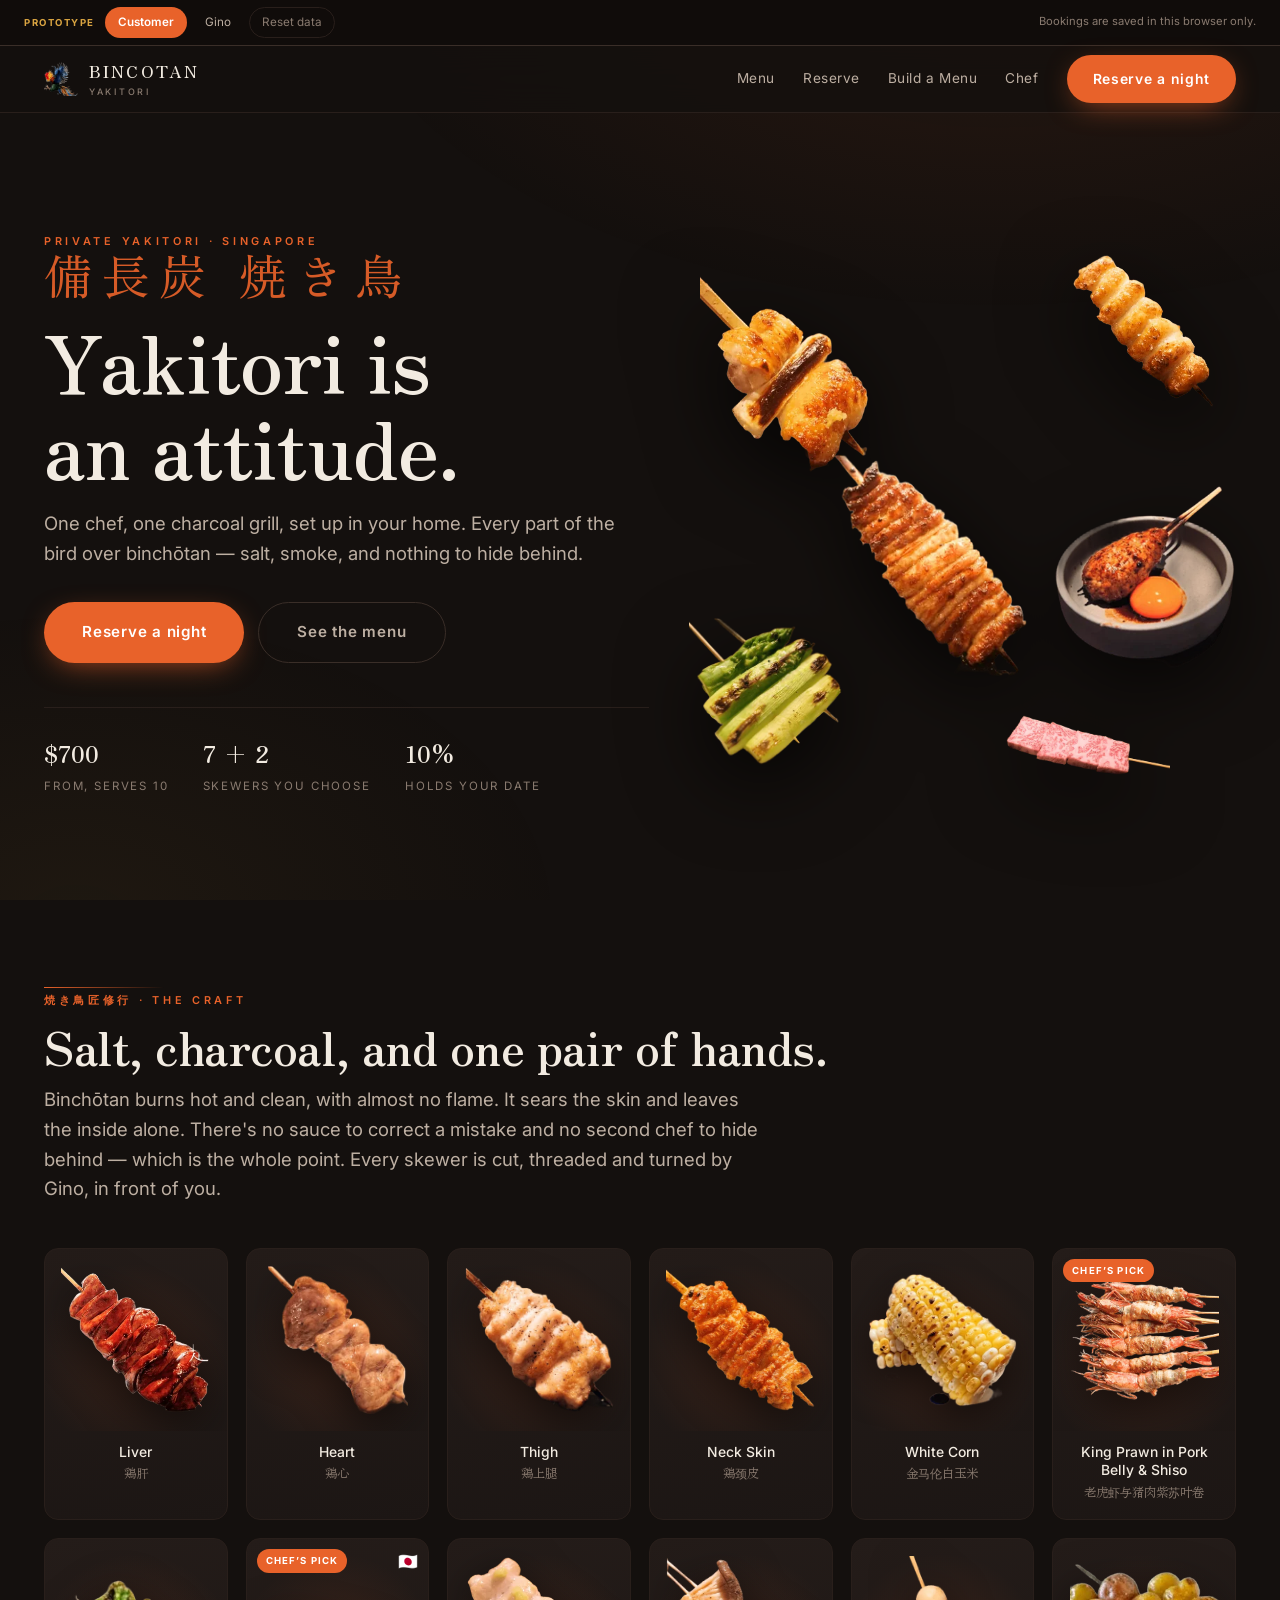
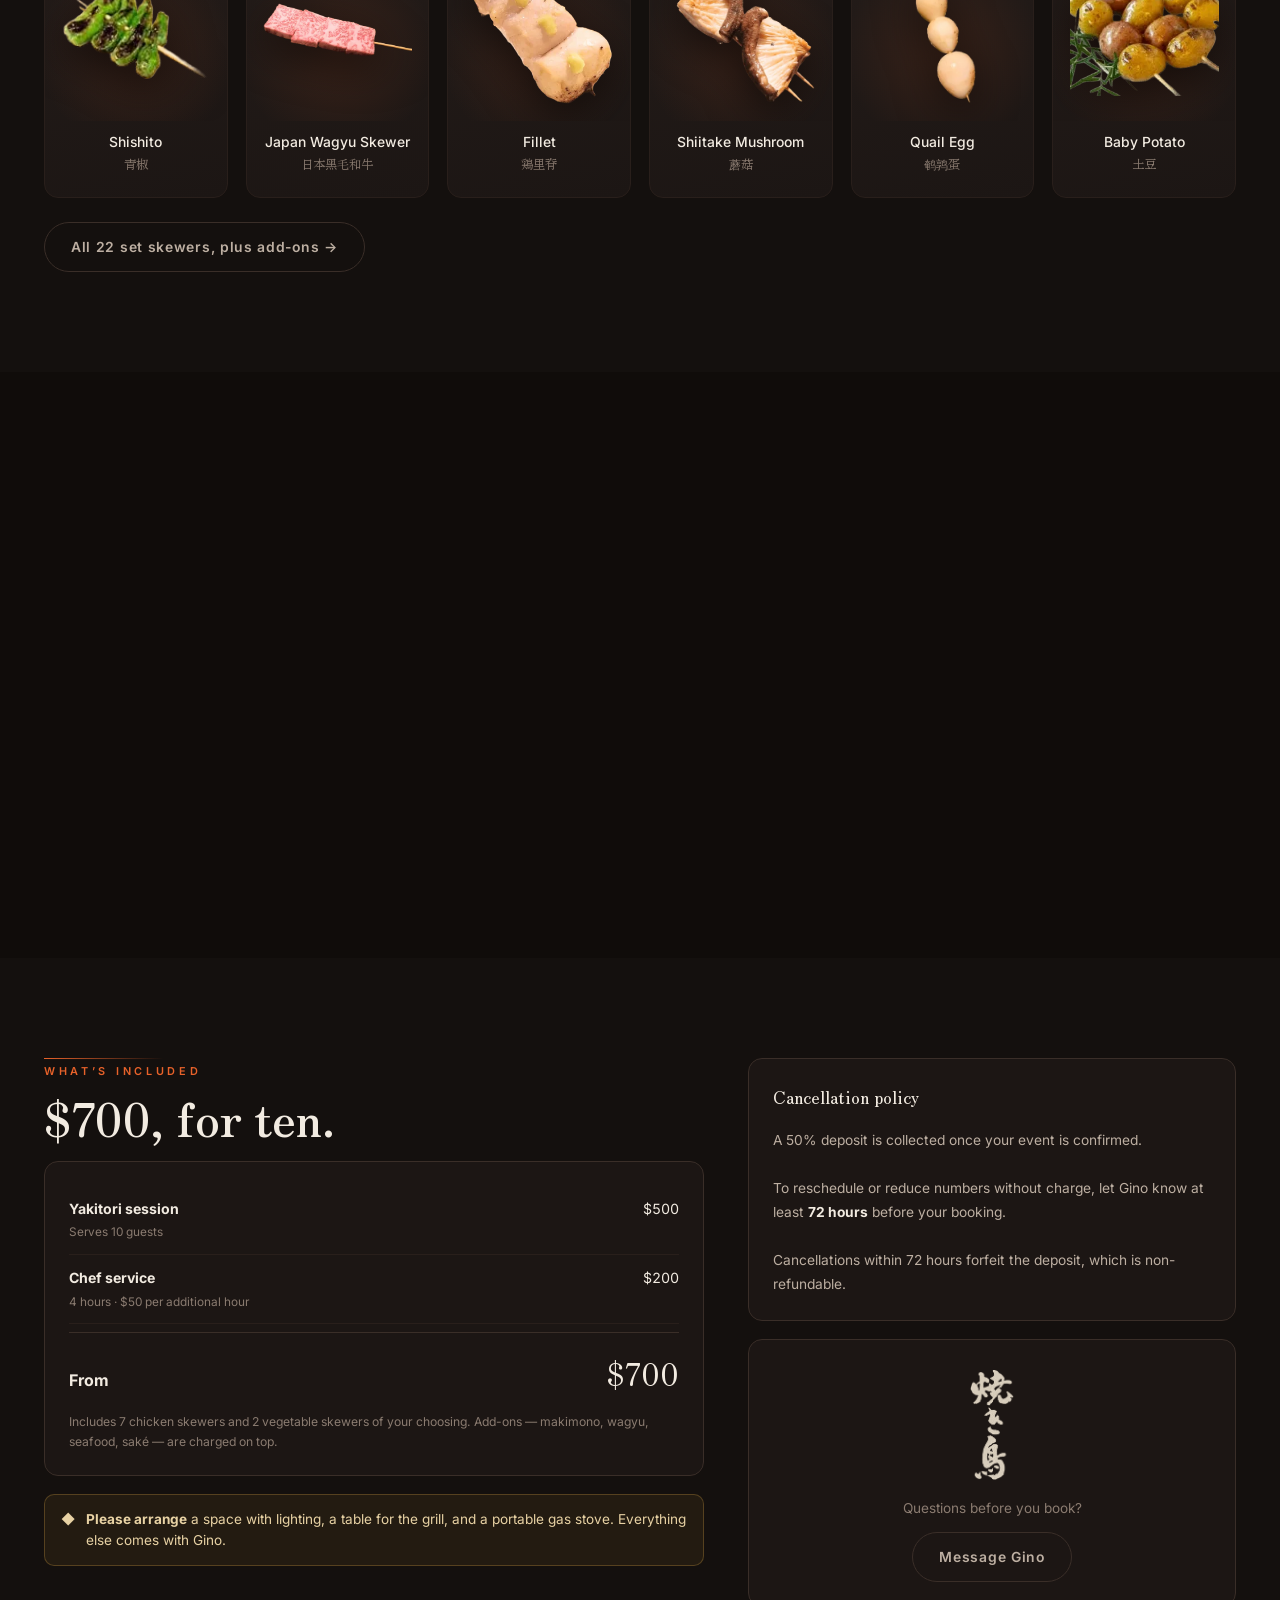
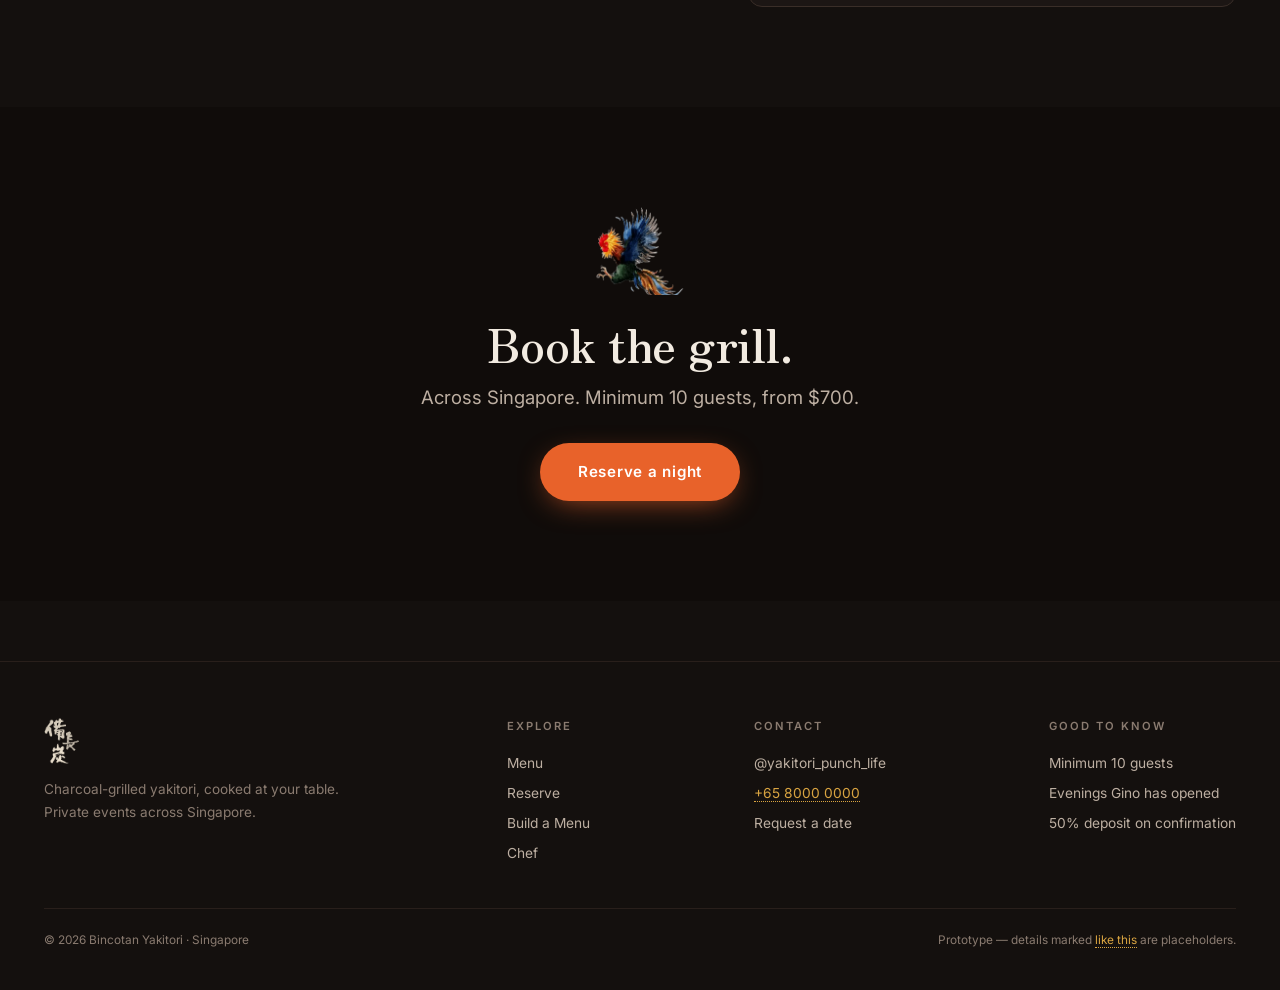
<file: index.html>
<!doctype html>
<html lang="en">
<head>
<meta charset="utf-8">
<meta name="viewport" content="width=device-width,initial-scale=1">
<title>Bincotan Yakitori — Private charcoal grilling, Singapore</title>
<meta name="description" content="One chef, one charcoal grill, set up in your home. Private yakitori events across Singapore. Minimum 10 guests, from $700.">
<meta name="theme-color" content="#14100E">
<meta name="robots" content="noindex, nofollow">
<link rel="preconnect" href="https://fonts.googleapis.com">
<link rel="preconnect" href="https://fonts.gstatic.com" crossorigin>
<link href="https://fonts.googleapis.com/css2?family=Zen+Old+Mincho:wght@400;700&family=Inter:wght@400;500;600;700&display=swap" rel="stylesheet">
<link rel="stylesheet" href="assets/css/app.css">
</head>
<body>
<div id="app"></div>
<script src="assets/js/menu-data.js"></script>
<script src="assets/js/pricing.js"></script>
<script src="assets/js/ledger.js"></script>
<script src="assets/js/store.js"></script>
<script src="assets/js/chef.js"></script>
<script src="assets/js/app.js"></script>
</body>
</html>
</file>
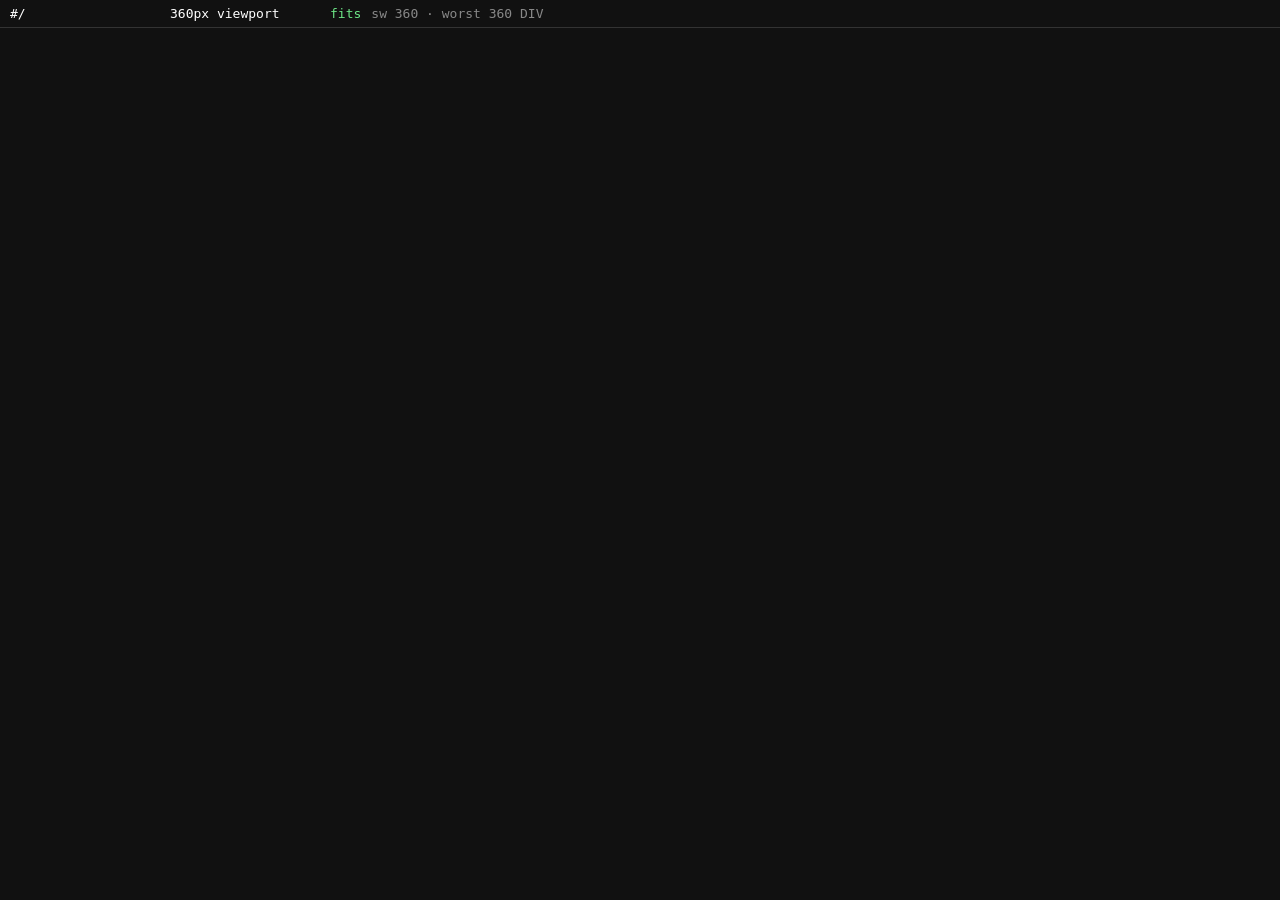
<file: probe-widths.html>
<!doctype html><meta charset="utf-8"><title>width probe</title>
<style>
body{margin:0;background:#111;color:#fff;font:13px monospace}
.row{display:flex;align-items:center;gap:10px;padding:6px 10px;border-bottom:1px solid #333}
.tag{width:150px} .v{width:150px} .ok{color:#6ee787} .bad{color:#ff7b72;font-weight:700}
iframe{border:0;width:0;height:0;position:absolute;visibility:hidden}
</style>
<div id="out"></div>
<script>
const ROUTES = ['#/', '#/menu', '#/reserve', '#/order', '#/chef',
                '#/chef/records', '#/chef/menu', '#/chef/settings'];
const WIDTHS = [360, 390, 768];
const out = document.getElementById('out');

async function measure(route, w){
  return new Promise(res => {
    const f = document.createElement('iframe');
    f.style.cssText = `width:${w}px;height:900px;position:absolute;left:-9999px;visibility:visible`;
    f.src = 'index.html' + route;
    f.onload = () => setTimeout(() => {
      const d = f.contentDocument, de = d.documentElement;
      // Unmask: body's overflow-x:hidden would hide a genuine sideways scroll.
      d.body.style.setProperty('overflow-x','visible');
      // documentElement.scrollWidth is the real test — it ignores content that
      // lives inside a legitimate nested scroll container (the tab bar, tables).
      const widest = de.scrollWidth;
      // Name the worst offender so a failure is actionable.
      let worst = null, worstR = 0;
      d.querySelectorAll('body *').forEach(el => {
        if (el.closest('.ctabs, .tbl-scroll, .cat-nav')) return;   // legitimate scroll containers
        if (el === d.body) return;
        const r = el.getBoundingClientRect();
        if (r.width > 0 && r.right > worstR){ worstR = r.right; worst = el.className || el.tagName; }
      });
      res({ scroll: de.scrollWidth, client: de.clientWidth, widest, worst, worstR: Math.ceil(worstR) });
      f.remove();
    }, 700);
    document.body.appendChild(f);
  });
}

(async () => {
  for (const r of ROUTES){
    for (const w of WIDTHS){
      const m = await measure(r, w);
      const over = m.widest - w;
      const div = document.createElement('div');
      div.className = 'row';
      div.innerHTML = `<span class="tag">${r || '#/ (home)'}</span>`
        + `<span class="v">${w}px viewport</span>`
        + `<span class="${over > 1 ? 'bad' : 'ok'}">${over > 1 ? 'OVERFLOW +' + over + 'px' : 'fits'}</span>`
        + `<span style="color:#888">sw ${m.widest} · worst ${m.worstR} ${String(m.worst||'').slice(0,34)}</span>`;
      out.appendChild(div);
    }
  }
  document.title = 'DONE ' + document.querySelectorAll('.bad').length + ' overflow';
})();
</script>
</file>
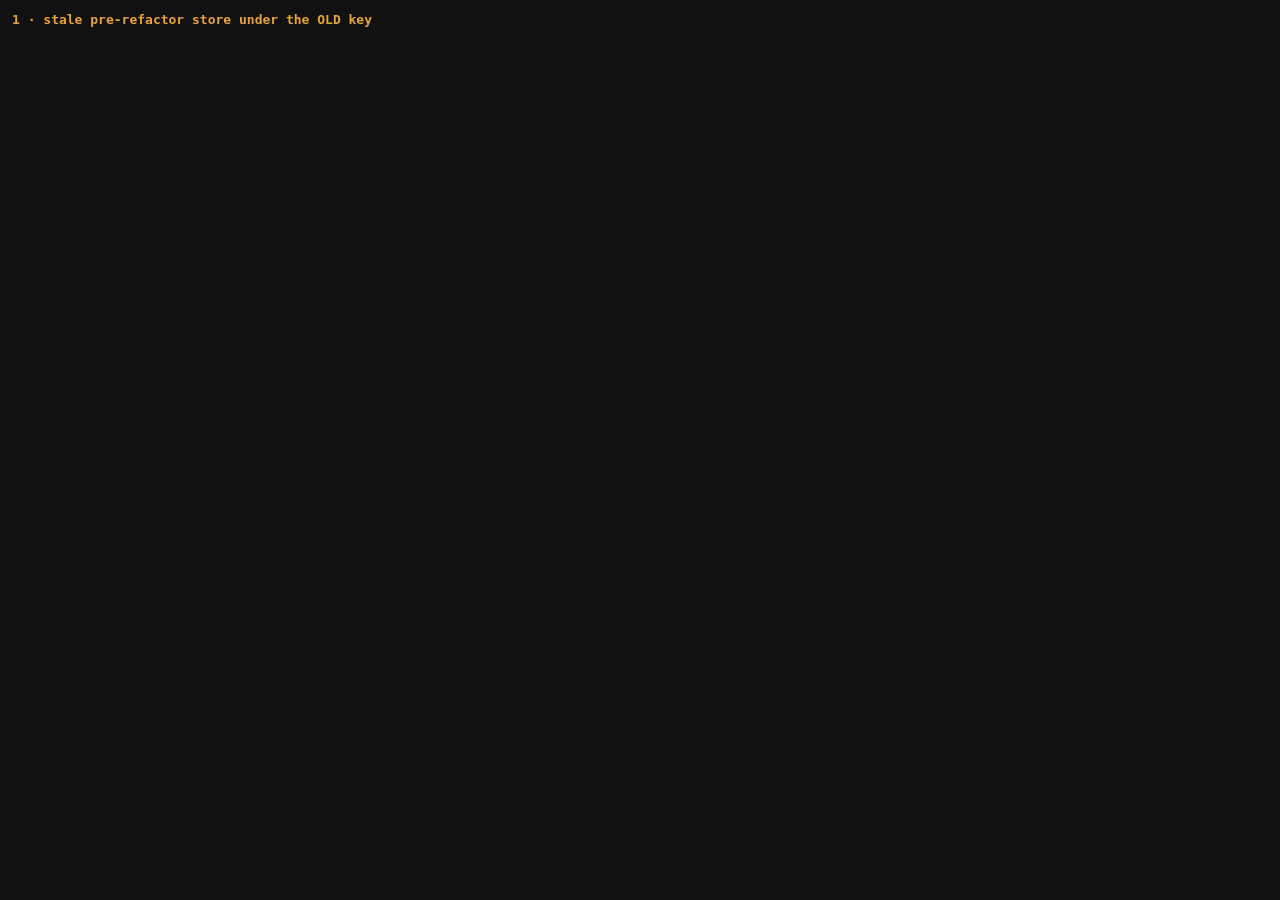
<file: stale.html>
<!doctype html><meta charset="utf-8"><title>stale-store recovery</title>
<style>body{margin:0;background:#111;color:#eee;font:13px/1.6 monospace}
.l{padding:5px 12px;border-bottom:1px solid #262626}.ok{color:#6ee787}.bad{color:#ff7b72;font-weight:700}
.h{color:#e8a33d;padding:10px 12px;font-weight:700}
iframe{position:absolute;left:-9999px;width:1100px;height:800px}</style>
<div id="o"></div>
<script>
const o=document.getElementById('o');let fails=0,n=0;
const log=(ok,m)=>{n++;o.insertAdjacentHTML('beforeend',`<div class="l ${ok?'ok':'bad'}">${ok?'✓':'✗'} ${m}</div>`);if(!ok)fails++;};
const head=m=>o.insertAdjacentHTML('beforeend',`<div class="h">${m}</div>`);
const wait=ms=>new Promise(r=>setTimeout(r,ms));

// Exactly what a returning visitor still has: the pre-refactor shape.
const OLD_SHAPE = { seq:433, seededOn:'2026-08-25', blocked:['2026-09-08'],
  bookings:[{ id:'BY-0421', name:'Rachel Tan', phone:'+65 8234 5678', date:'2026-09-03',
    time:'19:00', pax:12, hours:4, status:'menu', addr:'42 Jalan Kayu', depositClaimed:false,
    notes:'', chicken:['liver'], veg:['asparagus'], addons:{} }] };
// A v3-keyed record that is corrupt in a different way.
const BAD_RECORD = { seq:1, blocked:[], bookings:[{ id:'X', date:'2026-01-01' }] };

async function load(label, seed){
  head(label);
  seed();
  const f=document.createElement('iframe'); f.src='index.html?t='+Math.random();
  document.body.appendChild(f);
  await new Promise(r=>{ f.onload=r; });
  await wait(1300);
  const d=f.contentDocument, txt=(d.body.innerText||'').trim();
  log(txt.length>200, `renders ${txt.length} chars (blank page = 0)`);
  log(/Yakitori is/.test(txt), 'hero copy is present');
  log(!/didn.t load/i.test(txt), 'no crash screen needed');
  f.remove();
}

(async()=>{
  await load('1 · stale pre-refactor store under the OLD key', ()=>{
    localStorage.setItem('bincotan.store.v3', JSON.stringify(OLD_SHAPE));
    localStorage.removeItem('bincotan.store.v4');
  });
  await load('2 · corrupt record under the CURRENT key', ()=>{
    localStorage.setItem('bincotan.store.v4', JSON.stringify(BAD_RECORD));
  });
  await load('3 · outright garbage under the current key', ()=>{
    localStorage.setItem('bincotan.store.v4', 'not json at all');
  });
  await load('4 · clean first visit', ()=>{
    localStorage.removeItem('bincotan.store.v3');
    localStorage.removeItem('bincotan.store.v4');
  });
  o.insertAdjacentHTML('beforeend',`<div class="l ${fails?'bad':'ok'}" style="font-size:16px;padding:12px">
    ${fails?fails+' FAILED of '+n:'ALL '+n+' PASSED'}</div>`);
})();
</script>
</file>
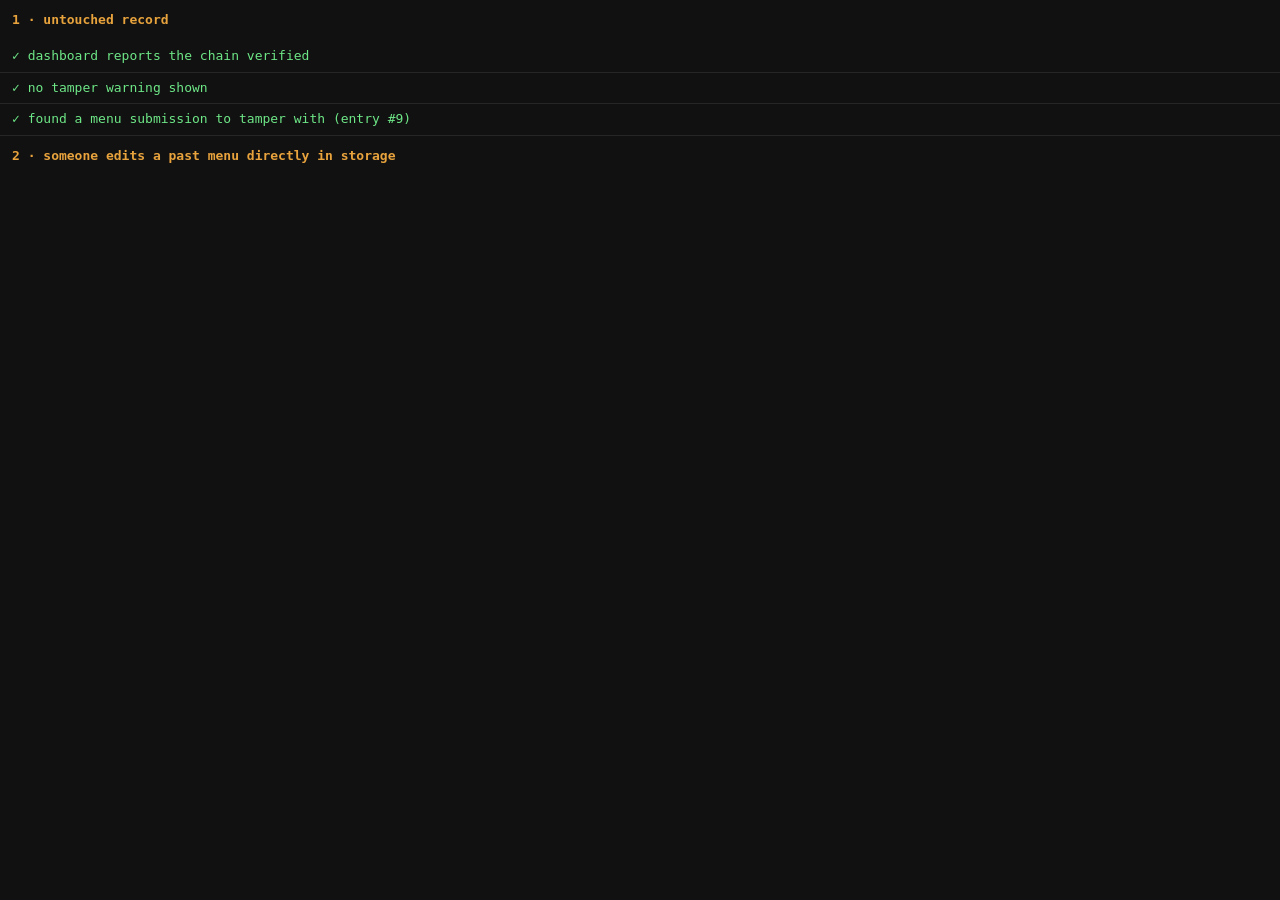
<file: tamper.html>
<!doctype html><meta charset="utf-8"><title>tamper check</title>
<style>body{margin:0;background:#111;color:#eee;font:13px/1.6 monospace}
.l{padding:5px 12px;border-bottom:1px solid #262626}.ok{color:#6ee787}.bad{color:#ff7b72;font-weight:700}
.h{color:#e8a33d;padding:10px 12px;font-weight:700}
iframe{position:absolute;left:-9999px;width:1200px;height:900px}</style>
<div id="o"></div>
<script>
const o=document.getElementById('o');let fails=0,n=0;
const log=(ok,m)=>{n++;o.insertAdjacentHTML('beforeend',`<div class="l ${ok?'ok':'bad'}">${ok?'✓':'✗'} ${m}</div>`);if(!ok)fails++;};
const head=m=>o.insertAdjacentHTML('beforeend',`<div class="h">${m}</div>`);
const wait=ms=>new Promise(r=>setTimeout(r,ms));
const KEY='bincotan.store.v4';

async function open_(seed){
  const f=document.createElement('iframe'); f.src='index.html?x='+Math.random()+'#/chef/records';
  document.body.appendChild(f);
  await new Promise(r=>{f.onload=r;});
  await wait(900);
  if(seed){ seed(f.contentWindow); f.contentWindow.location.reload(); await wait(1400); }
  return f;
}

(async()=>{
  head('1 · untouched record');
  let f=await open_();
  let txt=f.contentDocument.body.innerText;
  log(/entries verified/i.test(txt),'dashboard reports the chain verified');
  log(!/altered/i.test(txt),'no tamper warning shown');
  const store=JSON.parse(f.contentWindow.localStorage.getItem(KEY));
  const target=store.log.findIndex(e=>e.kind==='menu.submitted');
  log(target>-1,'found a menu submission to tamper with (entry #'+(target+1)+')');
  const original=JSON.stringify(store.log[target].data.chicken);
  f.remove();

  head('2 · someone edits a past menu directly in storage');
  f=await open_(w=>{
    const s=JSON.parse(w.localStorage.getItem(KEY));
    const i=s.log.findIndex(e=>e.kind==='menu.submitted');
    s.log[i].data.chicken=['Wagyu','Wagyu','Wagyu'];      // rewrite history
    s.log[i].summary='They asked for wagyu all along';
    w.localStorage.setItem(KEY, JSON.stringify(s));
  });
  txt=f.contentDocument.body.innerText;
  log(/Record altered at entry/i.test(txt),'dashboard detects the alteration');
  log(new RegExp('entry '+(target+1)).test(txt),'and names the exact entry ('+(target+1)+')');
  log(/still trustworthy/i.test(txt),'and says which entries are still good');
  f.remove();

  head('3 · someone deletes an inconvenient entry');
  f=await open_(w=>{
    const s=JSON.parse(w.localStorage.getItem(KEY));
    const i=s.log.findIndex(e=>e.kind==='menu.submitted');
    s.log.splice(i,1);
    w.localStorage.setItem(KEY, JSON.stringify(s));
  });
  txt=f.contentDocument.body.innerText;
  log(/Record altered at entry/i.test(txt),'dashboard detects the deletion');
  f.remove();

  head('4 · original state restores cleanly');
  f=await open_(w=>{ w.localStorage.removeItem(KEY); });
  txt=f.contentDocument.body.innerText;
  log(/entries verified/i.test(txt),'a fresh record verifies again');
  f.remove();

  o.insertAdjacentHTML('beforeend',`<div class="l ${fails?'bad':'ok'}" style="font-size:16px;padding:12px">
    ${fails?fails+' FAILED of '+n:'ALL '+n+' PASSED'}</div>`);
})();
</script>
</file>
<file: assets/css/app.css>
/* ══ Bincotan Yakitori — Charcoal & Ember ══ */

:root{
  --ink:#100C0A; --char:#14100E; --surface:#1C1614; --surface-2:#241C19; --raise:#2E2420;
  --line:#3A2E28; --line-soft:#291F1B;
  --text:#F2EBE1; --text-2:#BDAFA2; --text-3:#8A7B70;
  --ember:#E8622A; --ember-2:#FF7A3D; --ember-dim:#8E3A16;
  --gold:#D9A441; --green:#7FA05A; --red:#C4453B;
  --glow:0 0 60px -12px rgba(232,98,42,.45);
  --serif:'Zen Old Mincho',"Songti SC",'Times New Roman',serif;
  --sans:'Inter',-apple-system,"PingFang SC",system-ui,sans-serif;
  --r:14px; --maxw:1240px;
}

*{box-sizing:border-box;margin:0;padding:0}
html{scroll-behavior:smooth;-webkit-text-size-adjust:100%}
body{
  background:var(--char); color:var(--text); font-family:var(--sans);
  font-size:16px; line-height:1.6; -webkit-font-smoothing:antialiased; overflow-x:hidden;
}
img{max-width:100%;display:block}
button,input,select,textarea{font:inherit;color:inherit}
button{background:none;border:none;cursor:pointer}
a{color:inherit;text-decoration:none}
::selection{background:var(--ember);color:#fff}
:focus-visible{outline:2px solid var(--ember);outline-offset:3px;border-radius:6px}
.card:focus-visible,.cal-day:focus-visible{outline-offset:2px}

.wrap{max-width:var(--maxw);margin:0 auto;padding:0 24px}
.narrow{max-width:820px}

/* charcoal grain — a faint ember haze so flat black never reads as flat */
body::before{
  content:'';position:fixed;inset:0;pointer-events:none;z-index:0;
  background:
    radial-gradient(1100px 620px at 78% -8%, rgba(232,98,42,.10), transparent 62%),
    radial-gradient(820px 520px at 6% 102%, rgba(217,164,65,.055), transparent 60%);
}
#app{position:relative;z-index:1}

/* ── type ── */
.display{font-family:var(--serif);font-weight:700;line-height:1.08;letter-spacing:-.01em}
h1.display{font-size:clamp(2.6rem,7vw,5rem)}
h2.display{font-size:clamp(1.9rem,3.6vw,2.9rem)}
h3.display{font-size:clamp(1.2rem,2vw,1.5rem)}
.jp{font-family:var(--serif);letter-spacing:.16em}
.eyebrow{
  font-size:.68rem;letter-spacing:.34em;text-transform:uppercase;
  color:var(--ember);font-weight:600
}
.lede{font-size:clamp(1rem,1.5vw,1.16rem);color:var(--text-2);max-width:60ch}
.muted{color:var(--text-3)}
.tnum{font-variant-numeric:tabular-nums}

/* ── nav ── */
.nav{
  position:sticky;top:0;z-index:60;backdrop-filter:blur(16px);
  background:rgba(20,16,14,.82);border-bottom:1px solid var(--line-soft)
}
.nav-in{display:flex;align-items:center;gap:28px;height:66px}
.brand{display:flex;align-items:center;gap:11px;margin-right:auto}
.brand img{height:34px;width:auto}
.brand-txt{font-family:var(--serif);font-size:1.02rem;letter-spacing:.13em;font-weight:700}
.brand-txt small{display:block;font-size:.56rem;letter-spacing:.3em;color:var(--text-3);font-family:var(--sans);font-weight:500}
.nav a.lnk{font-size:.85rem;color:var(--text-2);letter-spacing:.04em;transition:color .18s}
.nav a.lnk:hover,.nav a.lnk.on{color:var(--text)}
.nav a.lnk.on{color:var(--ember)}
.nav-toggle{display:none;font-size:1.4rem;color:var(--text-2)}
/* Base first, overrides after — otherwise the desktop rule wins on mobile by source order. */
.nav-links{display:flex;align-items:center;gap:28px}
@media(max-width:860px){
  .nav-links{
    display:none;position:absolute;top:66px;left:0;right:0;flex-direction:column;
    align-items:stretch;gap:0;
    background:var(--surface);border-bottom:1px solid var(--line);padding:8px 24px 18px
  }
  .nav-links.open{display:flex}
  .nav-links a.lnk{padding:13px 0;border-bottom:1px solid var(--line-soft)}
  .nav-links .btn{margin-top:14px}
  .nav-toggle{display:block}
}

/* ── buttons ── */
.btn{
  display:inline-flex;align-items:center;justify-content:center;gap:9px;
  padding:13px 26px;border-radius:999px;font-size:.87rem;font-weight:600;letter-spacing:.05em;
  transition:transform .16s,box-shadow .2s,background .2s,border-color .2s;white-space:nowrap
}
.btn:active{transform:translateY(1px)}
.btn-primary{background:var(--ember);color:#fff;box-shadow:0 8px 30px -10px rgba(232,98,42,.8)}
.btn-primary:hover{background:var(--ember-2);box-shadow:0 12px 38px -10px rgba(232,98,42,.95)}
.btn-ghost{border:1px solid var(--line);color:var(--text-2)}
.btn-ghost:hover{border-color:var(--ember);color:var(--text)}
.btn-lg{padding:17px 38px;font-size:.95rem}
.btn:disabled{opacity:.4;cursor:not-allowed;box-shadow:none}

/* ── hero ── */
.hero{position:relative;padding:clamp(60px,10vw,120px) 0 clamp(50px,7vw,90px);overflow:hidden}
.hero-grid{display:grid;grid-template-columns:1.05fr .95fr;gap:40px;align-items:center}
@media(max-width:940px){.hero-grid{grid-template-columns:1fr;gap:8px}}
.hero h1{margin:18px 0 6px}
.hero .cn-mark{
  font-family:var(--serif);font-size:clamp(2rem,4vw,3rem);color:var(--ember);
  letter-spacing:.2em;line-height:1;opacity:.92
}
.hero-cta{display:flex;gap:14px;flex-wrap:wrap;margin-top:34px}
.hero-facts{display:flex;gap:34px;flex-wrap:wrap;margin-top:44px;padding-top:26px;border-top:1px solid var(--line-soft)}
.fact strong{display:block;font-family:var(--serif);font-size:1.5rem;color:var(--text)}
.fact span{font-size:.72rem;letter-spacing:.16em;text-transform:uppercase;color:var(--text-3)}

/* floating skewer collage */
.collage{position:relative;height:clamp(340px,44vw,520px)}
.collage img{
  position:absolute;filter:drop-shadow(0 24px 40px rgba(0,0,0,.75));
  animation:float 7s ease-in-out infinite
}
@keyframes float{0%,100%{transform:translateY(0) rotate(var(--rot,0deg))}50%{transform:translateY(-16px) rotate(var(--rot,0deg))}}
@media(prefers-reduced-motion:reduce){.collage img{animation:none}}

/* ── sections ── */
.sec{padding:clamp(60px,8vw,100px) 0;position:relative}
.sec-head{margin-bottom:44px}
.sec-head h2{margin:12px 0 14px}
.rule{height:1px;background:linear-gradient(90deg,var(--ember),transparent);width:120px;margin:0 0 4px}

/* ── steps ── */
.steps{display:grid;grid-template-columns:repeat(auto-fit,minmax(min(220px,100%),1fr));gap:2px;background:var(--line-soft);border:1px solid var(--line-soft);border-radius:var(--r);overflow:hidden}
.step{background:var(--surface);padding:30px 26px}
.step-n{font-family:var(--serif);font-size:2.2rem;color:var(--ember-dim);line-height:1}
.step h3{font-size:1.02rem;margin:12px 0 8px;font-weight:600}
.step p{font-size:.87rem;color:var(--text-3);line-height:1.65}

/* ── menu cards ── */
.cat-nav{display:flex;gap:8px;flex-wrap:wrap;margin-bottom:36px;position:sticky;top:66px;z-index:40;
  background:rgba(20,16,14,.9);backdrop-filter:blur(14px);padding:14px 0}
.chip{
  padding:9px 18px;border-radius:999px;border:1px solid var(--line);
  font-size:.8rem;color:var(--text-2);transition:.18s;white-space:nowrap
}
.chip:hover{border-color:var(--text-3);color:var(--text)}
.chip.on{background:var(--ember);border-color:var(--ember);color:#fff;font-weight:600}
.chip .cn{font-family:var(--serif);margin-left:7px;opacity:.65}

/* Two-column splits live in CSS, not inline styles — inline can't be overridden at breakpoints. */
.split{display:grid;gap:34px;align-items:start;grid-template-columns:minmax(0,1fr) minmax(0,1fr)}
.split-wide{display:grid;gap:44px;align-items:start;grid-template-columns:minmax(0,1.15fr) minmax(0,.85fr)}
@media(max-width:900px){.split,.split-wide{grid-template-columns:minmax(0,1fr);gap:26px}}

.grid{display:grid;gap:18px}
.grid-6{grid-template-columns:repeat(auto-fill,minmax(min(178px,100%),1fr))}
.grid-4{grid-template-columns:repeat(auto-fill,minmax(min(250px,100%),1fr))}
.grid-3{grid-template-columns:repeat(auto-fill,minmax(min(300px,100%),1fr))}

.card{
  background:linear-gradient(168deg,var(--surface-2),var(--surface));
  border:1px solid var(--line-soft);border-radius:var(--r);overflow:hidden;
  transition:border-color .2s,transform .2s,box-shadow .25s;position:relative
}
.card:hover{border-color:var(--line);transform:translateY(-3px);box-shadow:0 16px 40px -20px #000}
.card-img{
  position:relative;aspect-ratio:1;overflow:hidden;
  background:radial-gradient(circle at 50% 62%,rgba(232,98,42,.13),transparent 68%)
}
.card-img img{
  position:absolute;inset:9%;width:82%;height:82%;object-fit:contain;
  filter:drop-shadow(0 12px 20px rgba(0,0,0,.6))
}
.card-body{padding:12px 15px 16px;text-align:center;min-height:76px}
.card-en{font-size:.87rem;font-weight:500;line-height:1.35}
.card-cn{font-family:var(--serif);font-size:.78rem;color:var(--text-3);margin-top:3px}
.card-price{font-size:.82rem;color:var(--gold);margin-top:8px;font-variant-numeric:tabular-nums}
.card-price .per{color:var(--text-3);font-size:.74rem}
.card-min{font-size:.68rem;color:var(--text-3);margin-top:2px;letter-spacing:.03em}

.tag{
  position:absolute;top:10px;left:10px;z-index:2;font-size:.6rem;font-weight:700;
  letter-spacing:.12em;text-transform:uppercase;padding:4px 9px;border-radius:999px
}
.tag-rec{background:var(--ember);color:#fff}
.tag-must{background:var(--gold);color:#2A1D08}
.tag-ask{background:var(--raise);color:var(--text-2);border:1px solid var(--line)}
.flag{position:absolute;top:10px;right:10px;z-index:2;font-size:1rem}

/* selectable (order builder) */
.card.sel-able{cursor:pointer;user-select:none}
.card.sel-able:hover .pick{border-color:var(--text-3)}
.pick{
  position:absolute;top:10px;right:10px;z-index:3;width:26px;height:26px;border-radius:50%;
  border:1.5px solid var(--line);background:rgba(16,12,10,.7);display:grid;place-items:center;
  font-size:.8rem;color:transparent;transition:.18s
}
.card.on{border-color:var(--ember);box-shadow:0 0 0 1px var(--ember),0 14px 40px -18px rgba(232,98,42,.6)}
.card.on .pick{background:var(--ember);border-color:var(--ember);color:#fff}
.card.on .card-img{background:radial-gradient(circle at 50% 62%,rgba(232,98,42,.3),transparent 70%)}
.card.dim{opacity:.34;pointer-events:none;filter:grayscale(.5)}

/* qty stepper card */
.qcard{display:flex;gap:14px;align-items:center;padding:13px}
.qcard .card-img{aspect-ratio:1;width:78px;flex:0 0 78px;border-radius:10px;background:var(--raise)}
.qcard-body{flex:1;min-width:0;text-align:left}
.qcard .card-body{min-height:0}
.qty{display:flex;align-items:center;gap:0;border:1px solid var(--line);border-radius:999px;overflow:hidden;flex:0 0 auto}
.qty button{width:32px;height:32px;color:var(--text-2);font-size:1.05rem;line-height:1;transition:.15s}
.qty button:hover:not(:disabled){background:var(--raise);color:var(--ember)}
.qty button:disabled{opacity:.28;cursor:not-allowed}
.qty input{width:42px;text-align:center;background:none;border:none;font-size:.86rem;font-variant-numeric:tabular-nums;
  -moz-appearance:textfield}
.qty input::-webkit-outer-spin-button,.qty input::-webkit-inner-spin-button{-webkit-appearance:none;margin:0}
.qcard.on{border-color:var(--ember)}

/* sake row */
.sake{display:flex;gap:16px;align-items:center;padding:14px}
.sake-img{width:64px;flex:0 0 64px;aspect-ratio:.62;display:grid;place-items:center}
.sake-img img{max-height:100%;width:auto;filter:drop-shadow(0 8px 14px rgba(0,0,0,.7))}
.sake-body{flex:1;min-width:0}
.sake-en{font-size:.83rem;font-weight:500;line-height:1.35}
.sake-cn{font-family:var(--serif);font-size:.76rem;color:var(--text-3);margin-top:2px}
.sake-meta{font-size:.68rem;color:var(--text-3);letter-spacing:.05em;margin-top:5px}
.sake-price{font-family:var(--serif);font-size:1.05rem;color:var(--gold);text-align:right;flex:0 0 auto}
.sake-price s{display:block;font-size:.72rem;color:var(--text-3);font-family:var(--sans)}

/* ── forms ── */
.field{margin-bottom:20px}
.field label{display:block;font-size:.74rem;letter-spacing:.14em;text-transform:uppercase;color:var(--text-3);margin-bottom:8px;font-weight:600}
.input,select.input,textarea.input{
  width:100%;background:var(--surface);border:1px solid var(--line);border-radius:10px;
  padding:13px 15px;font-size:.92rem;transition:border-color .18s,background .18s
}
.input:focus{outline:none;border-color:var(--ember);background:var(--surface-2)}
.input::placeholder{color:var(--text-3)}
textarea.input{resize:vertical;min-height:92px;line-height:1.6}
select.input{appearance:none;background-image:url("data:image/svg+xml,%3Csvg xmlns='http://www.w3.org/2000/svg' width='12' height='8' viewBox='0 0 12 8'%3E%3Cpath fill='%238A7B70' d='M6 8 0 0h12z'/%3E%3C/svg%3E");
  background-repeat:no-repeat;background-position:right 15px center;padding-right:40px}
.row{display:grid;grid-template-columns:minmax(0,1fr) minmax(0,1fr);gap:16px}
@media(max-width:620px){.row{grid-template-columns:minmax(0,1fr)}}
.hint{font-size:.76rem;color:var(--text-3);margin-top:7px}

/* calendar */
.cal{background:var(--surface);border:1px solid var(--line);border-radius:var(--r);padding:18px}
.cal-head{display:flex;align-items:center;justify-content:space-between;margin-bottom:14px}
.cal-head strong{font-family:var(--serif);font-size:1.05rem}
.cal-head button{width:32px;height:32px;border-radius:8px;color:var(--text-2);border:1px solid var(--line)}
.cal-head button:hover:not(:disabled){border-color:var(--ember);color:var(--ember)}
.cal-head button:disabled{opacity:.25;cursor:not-allowed}
.cal-grid{display:grid;grid-template-columns:repeat(7,1fr);gap:4px}
.cal-dow{text-align:center;font-size:.64rem;letter-spacing:.1em;color:var(--text-3);padding:6px 0;text-transform:uppercase}
.cal-day{
  aspect-ratio:1;border-radius:9px;display:grid;place-items:center;font-size:.84rem;
  font-variant-numeric:tabular-nums;border:1px solid transparent;transition:.15s;position:relative
}
.cal-day.avail{background:var(--surface-2);border-color:var(--line-soft);color:var(--text);cursor:pointer}
.cal-day.avail:hover{border-color:var(--ember);color:var(--ember)}
.cal-day.off{color:var(--text-3);opacity:.3;cursor:not-allowed}
.cal-day.booked{color:var(--text-3);opacity:.45;cursor:not-allowed;text-decoration:line-through}
.cal-day.on{background:var(--ember);border-color:var(--ember);color:#fff;font-weight:700}
.cal-legend{display:flex;gap:16px;flex-wrap:wrap;margin-top:14px;font-size:.7rem;color:var(--text-3)}
.dot{display:inline-block;width:8px;height:8px;border-radius:50%;margin-right:6px;vertical-align:middle}

/* ── panels / summary ── */
.panel{background:var(--surface);border:1px solid var(--line);border-radius:var(--r);padding:24px}
.panel-t{font-family:var(--serif);font-size:1.1rem;margin-bottom:16px;display:flex;align-items:center;justify-content:space-between}
.line{display:flex;justify-content:space-between;gap:16px;padding:12px 0;border-bottom:1px solid var(--line-soft);font-size:.88rem}
.line:last-of-type{border-bottom:none}
.line .l-sub{font-size:.74rem;color:var(--text-3);margin-top:3px}
.line .l-amt{font-variant-numeric:tabular-nums;white-space:nowrap}
.total{display:flex;justify-content:space-between;align-items:baseline;padding-top:16px;margin-top:8px;border-top:1px solid var(--line)}
.total .t-amt{font-family:var(--serif);font-size:1.9rem;color:var(--text)}
.deposit-box{background:var(--raise);border-radius:10px;padding:16px;margin-top:16px}
.deposit-box .d-amt{font-family:var(--serif);font-size:1.5rem;color:var(--ember)}

/* sticky order bar */
.bar{
  position:sticky;bottom:0;z-index:50;background:rgba(28,22,20,.94);backdrop-filter:blur(18px);
  border-top:1px solid var(--line);margin-top:40px
}
.bar-in{display:flex;align-items:center;gap:20px;padding:15px 0;flex-wrap:wrap}
.bar-counts{display:flex;gap:22px;margin-right:auto;flex-wrap:wrap}
.bar-c{font-size:.72rem;letter-spacing:.13em;text-transform:uppercase;color:var(--text-3)}
.bar-c b{font-family:var(--serif);font-size:1.25rem;color:var(--text);letter-spacing:0;margin-right:3px}
.bar-c.done b{color:var(--green)}
.bar-c.over b{color:var(--red)}
.bar-total{text-align:right}
.bar-total small{display:block;font-size:.66rem;letter-spacing:.14em;text-transform:uppercase;color:var(--text-3)}
.bar-total b{font-family:var(--serif);font-size:1.45rem}
@media(max-width:700px){
  .bar-in{gap:10px;padding:12px 0}
  .bar-counts{gap:16px;width:100%;margin-right:0}
  .bar-c b{font-size:1.05rem}
  .bar-total{text-align:left;margin-right:auto}
  .bar-total b{font-size:1.2rem}
  .bar .btn{width:100%;order:3;padding:13px 18px;font-size:.82rem;white-space:normal}
}

/* notices */
.notice{border-radius:10px;padding:14px 16px;font-size:.85rem;display:flex;gap:11px;align-items:flex-start;line-height:1.55}
.notice-warn{background:rgba(196,69,59,.1);border:1px solid rgba(196,69,59,.35);color:#F0BDB8}
.notice-info{background:rgba(217,164,65,.08);border:1px solid rgba(217,164,65,.28);color:#E8D2A4}
.notice-ok{background:rgba(127,160,90,.1);border:1px solid rgba(127,160,90,.32);color:#CADCB4}
.notice ul{margin:6px 0 0 17px}

/* progress rail */
.rail{display:flex;align-items:center;gap:10px;margin-bottom:34px;flex-wrap:wrap}
.rail-s{display:flex;align-items:center;gap:9px;font-size:.78rem;color:var(--text-3)}
.rail-s i{width:23px;height:23px;border-radius:50%;border:1px solid var(--line);display:grid;place-items:center;
  font-style:normal;font-size:.7rem;font-variant-numeric:tabular-nums}
.rail-s.on{color:var(--text)}
.rail-s.on i{background:var(--ember);border-color:var(--ember);color:#fff;font-weight:700}
.rail-s.done i{border-color:var(--green);color:var(--green)}
.rail-line{flex:1;min-width:16px;height:1px;background:var(--line)}

/* paynow */
.qr{width:190px;height:190px;background:#fff;border-radius:12px;display:grid;place-items:center;padding:12px;flex:0 0 auto}
.qr svg{width:100%;height:100%}
.pay-grid{display:flex;gap:26px;align-items:center;flex-wrap:wrap}
.kv{display:flex;justify-content:space-between;gap:20px;padding:9px 0;border-bottom:1px solid var(--line-soft);font-size:.85rem}
.kv:last-child{border:none}
.kv span{color:var(--text-3)}
.kv b{font-weight:500;text-align:right}

/* drop zone */
.drop{border:1.5px dashed var(--line);border-radius:12px;padding:30px;text-align:center;transition:.18s;cursor:pointer}
.drop:hover{border-color:var(--ember);background:var(--surface-2)}
.drop .ic{font-size:1.7rem;opacity:.5}

/* admin */
.admin-grid{display:grid;grid-template-columns:340px minmax(0,1fr);gap:22px;align-items:start}
@media(max-width:900px){.admin-grid{grid-template-columns:minmax(0,1fr)}}
.bk{padding:15px;border-radius:11px;border:1px solid var(--line-soft);background:var(--surface);cursor:pointer;transition:.16s;margin-bottom:9px}
.bk:hover{border-color:var(--line)}
.bk.on{border-color:var(--ember);background:var(--surface-2)}
.bk-top{display:flex;justify-content:space-between;gap:10px;align-items:baseline}
.bk-name{min-width:0;overflow:hidden;text-overflow:ellipsis;white-space:nowrap}
.bk-name{font-size:.9rem;font-weight:500}
.bk-date{font-size:.74rem;color:var(--text-3);font-variant-numeric:tabular-nums}
.pill{font-size:.62rem;letter-spacing:.1em;text-transform:uppercase;padding:3px 9px;border-radius:999px;font-weight:700;white-space:nowrap}
.p-req{background:rgba(217,164,65,.16);color:var(--gold)}
.p-conf{background:rgba(232,98,42,.16);color:var(--ember-2)}
.p-menu{background:rgba(127,160,90,.16);color:#9EBE79}
.p-paid{background:rgba(127,160,90,.3);color:#C4DDA5}
.tbl-scroll{overflow-x:auto;-webkit-overflow-scrolling:touch}
.prep-tbl{width:100%;min-width:420px;border-collapse:collapse;font-size:.86rem}
.prep-tbl th{text-align:left;font-size:.66rem;letter-spacing:.14em;text-transform:uppercase;color:var(--text-3);padding:8px 10px;border-bottom:1px solid var(--line)}
.prep-tbl td{padding:9px 10px;border-bottom:1px solid var(--line-soft)}
.prep-tbl tr:last-child td{border:none}
.prep-tbl .n{text-align:right;font-variant-numeric:tabular-nums;color:var(--gold)}
.prep-tbl img{width:30px;height:30px;object-fit:contain}

/* footer */
.foot{border-top:1px solid var(--line-soft);padding:56px 0 40px;margin-top:60px}
.foot-in{display:flex;gap:40px;flex-wrap:wrap;justify-content:space-between}
.foot-brand img{height:46px;margin-bottom:14px}
.foot h4{font-size:.7rem;letter-spacing:.18em;text-transform:uppercase;color:var(--text-3);margin-bottom:12px;font-weight:600}
.foot a{display:block;font-size:.86rem;color:var(--text-2);padding:4px 0}
.foot a:hover{color:var(--ember)}
.foot-note{margin-top:40px;padding-top:22px;border-top:1px solid var(--line-soft);font-size:.74rem;color:var(--text-3);display:flex;justify-content:space-between;gap:16px;flex-wrap:wrap}

.ph{color:var(--gold);border-bottom:1px dotted var(--gold);cursor:help}

/* reveal */
.rv{opacity:0;transform:translateY(20px);transition:opacity .6s,transform .6s}
.rv.in{opacity:1;transform:none}
@media(prefers-reduced-motion:reduce){.rv{opacity:1;transform:none;transition:none}}

@media print{
  .nav,.bar,.foot,.btn{display:none!important}
  body{background:#fff;color:#000}
  .panel,.card{border-color:#ccc;background:#fff}
}

/* ══ Chef side — a tool, denser than the public pages ══ */
.chead{position:sticky;top:0;z-index:60;background:rgba(20,16,14,.94);backdrop-filter:blur(16px);
  border-bottom:1px solid var(--line)}
.chead-in{display:flex;align-items:center;gap:16px;height:60px}
.chead-date{margin-left:auto;font-size:.76rem;color:var(--text-3);letter-spacing:.1em;
  text-transform:uppercase;font-variant-numeric:tabular-nums}
.ctabs{display:flex;gap:4px;overflow-x:auto;padding-bottom:0}
.ctab{padding:9px 15px;font-size:.83rem;color:var(--text-3);border-bottom:2px solid transparent;
  white-space:nowrap;transition:.16s}
.ctab:hover{color:var(--text-2)}
.ctab.on{color:var(--ember);border-bottom-color:var(--ember)}
.ctab-out{margin-left:auto;color:var(--text-3);font-size:.76rem}
.chef-main{padding:30px 24px 90px}
.chef-h1{font-size:clamp(1.6rem,3vw,2.1rem);margin-bottom:4px}
.chef-top{display:flex;gap:20px;align-items:flex-start;justify-content:space-between;
  flex-wrap:wrap;margin-bottom:24px}

.alerts{display:flex;gap:9px;flex-wrap:wrap}
.alert{display:flex;align-items:center;gap:9px;padding:9px 15px;border-radius:11px;
  border:1px solid var(--line);background:var(--surface);font-size:.78rem;color:var(--text-2);
  transition:.16s;text-align:left}
button.alert{cursor:pointer}
button.alert:hover{border-color:var(--text-3)}
.alert b{font-family:var(--serif);font-size:1.25rem;line-height:1}
.alert.a-req{border-color:rgba(217,164,65,.42)}   .alert.a-req b{color:var(--gold)}
.alert.a-conf{border-color:rgba(232,98,42,.42)}   .alert.a-conf b{color:var(--ember)}
.alert.a-menu{border-color:rgba(196,69,59,.45)}   .alert.a-menu b{color:#E0736A}
.alert.a-ok b{color:var(--green)}

/* next up */
.nextup{display:flex;gap:26px;flex-wrap:wrap;justify-content:space-between;
  background:linear-gradient(150deg,rgba(232,98,42,.14),var(--surface) 58%);
  border:1px solid rgba(232,98,42,.32);border-radius:var(--r);padding:24px;margin-bottom:26px}
.nextup-l{flex:1;min-width:270px}
.nextup-when{font-family:var(--serif);font-size:clamp(1.7rem,3.4vw,2.4rem);line-height:1.05;margin:8px 0 4px}
.nextup-date{font-size:.94rem;color:var(--text)}
.nextup-meta{font-size:.83rem;color:var(--text-3);margin-top:6px}
.nextup-acts{display:flex;gap:10px;flex-wrap:wrap;margin-top:18px}
.nextup-r{display:flex;flex-direction:column;gap:12px;min-width:190px}
.nextup-num small{display:block;font-size:.66rem;letter-spacing:.13em;text-transform:uppercase;color:var(--text-3)}
.nextup-num b{font-family:var(--serif);font-size:1.3rem;font-variant-numeric:tabular-nums}
.nextup-num b.ok{color:var(--green)} .nextup-num b.warn{color:var(--gold)}
.nextup-tick{font-size:.74rem;color:var(--ember-2);border-top:1px solid var(--line);padding-top:10px}

.cfilters{display:flex;gap:8px;flex-wrap:wrap;margin-bottom:18px}
.bk-list{display:flex;flex-direction:column;gap:9px}
.bk{width:100%;text-align:left;display:block}
.bk-todo{font-size:.73rem;color:var(--gold);margin-top:6px}

/* detail */
.dpanel{padding:22px}
.dhead{display:flex;justify-content:space-between;gap:14px;align-items:flex-start;
  padding-bottom:16px;border-bottom:1px solid var(--line);margin-bottom:16px}
.dname{font-family:var(--serif);font-size:1.25rem}
.dref{font-size:.76rem;color:var(--text-3);font-variant-numeric:tabular-nums;margin-top:3px}
.dstats{display:grid;grid-template-columns:repeat(auto-fit,minmax(min(96px,100%),1fr));gap:2px;
  background:var(--line-soft);border:1px solid var(--line-soft);border-radius:10px;
  overflow:hidden;margin-bottom:16px}
.dstats>div{background:var(--raise);padding:11px 13px}
.dstats small{display:block;font-size:.62rem;letter-spacing:.13em;text-transform:uppercase;color:var(--text-3)}
.dstats b{font-size:.9rem;font-weight:500;font-variant-numeric:tabular-nums}
.dnote{background:var(--raise);border-left:2px solid var(--gold);border-radius:0 8px 8px 0;
  padding:11px 14px;margin-top:12px;font-size:.85rem;color:var(--text-2);line-height:1.6}
.dnote small{display:block;font-size:.62rem;letter-spacing:.13em;text-transform:uppercase;
  color:var(--text-3);margin-bottom:4px}
.dacts{display:flex;gap:9px;flex-wrap:wrap;margin:18px 0}
.dacts .btn{padding:11px 18px;font-size:.8rem}
.btn.danger:hover{border-color:var(--red);color:#E0736A}
.dsec{border-top:1px solid var(--line-soft);padding-top:16px;margin-top:16px}
.dsec>small{display:block;font-size:.64rem;letter-spacing:.14em;text-transform:uppercase;
  color:var(--text-3);margin-bottom:10px}
.mchips{display:flex;flex-wrap:wrap;gap:7px}
.mchip{display:inline-flex;align-items:center;gap:7px;padding:5px 11px 5px 5px;
  background:var(--raise);border-radius:999px;font-size:.78rem}
.mchip img{width:22px;height:22px;object-fit:contain}
.kv em{color:var(--gold);font-style:normal;font-size:.76rem}
.kv b.ok{color:var(--green)} .kv b.warn{color:var(--gold)}
.pgroup{margin-bottom:14px}
.pgroup-t{font-size:.68rem;letter-spacing:.13em;text-transform:uppercase;color:var(--ember);
  margin-bottom:5px;padding-bottom:5px;border-bottom:1px solid var(--line-soft)}

/* chef calendar */
.ccal{background:var(--surface);border:1px solid var(--line);border-radius:var(--r);padding:18px}
.ccal-grid{display:grid;grid-template-columns:repeat(7,1fr);gap:5px}
.ccell{min-height:72px;border-radius:9px;padding:7px 8px;text-align:left;border:1px solid transparent;
  display:flex;flex-direction:column;gap:1px;transition:.15s;background:var(--surface-2);
  min-width:0;overflow:hidden}
/* Grid items default to min-width:auto, so a long name would widen its column
   and push the whole calendar past the viewport. */
.cname,.cpax{white-space:nowrap;overflow:hidden;text-overflow:ellipsis;max-width:100%}
button.ccell{cursor:pointer}
.cnum{font-size:.78rem;font-variant-numeric:tabular-nums;color:var(--text-3)}
.cname{font-size:.76rem;font-weight:500;line-height:1.25}
.cpax{font-size:.66rem;color:var(--text-3)}
.c-open{border-color:var(--line-soft)}
.c-open:hover{border-color:var(--ember)}
.c-open:hover .cnum::after{content:' block';font-size:.62rem;color:var(--ember)}
.c-off{background:rgba(242,235,225,.014);border-color:var(--line-soft);opacity:.5}
.c-off .cnum{opacity:.55}
.c-blocked{background:repeating-linear-gradient(-45deg,var(--surface-2),var(--surface-2) 5px,var(--surface) 5px,var(--surface) 10px);
  border-color:var(--line-soft)}
.c-blocked .cname{color:var(--text-3);font-weight:400}
.c-booked{background:rgba(232,98,42,.17);border-color:rgba(232,98,42,.45)}
.c-booked .cnum,.c-booked .cname{color:var(--text)}
.c-todo{background:rgba(217,164,65,.15);border-color:rgba(217,164,65,.5)}
@media(max-width:720px){
  .ccell{min-height:58px;padding:5px 6px}
  .cname{font-size:.66rem} .cpax{display:none}
}

/* menu manager */
.msec{margin-bottom:30px}
.msec-t{font-family:var(--serif);font-size:1.15rem;padding-bottom:9px;margin-bottom:6px;
  border-bottom:1px solid var(--line)}
.msec-t .jp{font-size:.8rem;margin-left:7px}
.mrow{display:flex;align-items:center;gap:14px;padding:9px 4px;border-bottom:1px solid var(--line-soft)}
.mrow:last-child{border-bottom:none}
.mrow.off{opacity:.42}
.mrow>img{width:40px;height:40px;object-fit:contain;flex:0 0 40px}
.mrow-b{flex:1;min-width:0}
.mrow-en{font-size:.87rem}
.mrow-cn{font-family:var(--serif);font-size:.74rem;color:var(--text-3)}
.mrow-p{font-size:.83rem;flex:0 0 auto;text-align:right;font-variant-numeric:tabular-nums}
.price-in{display:inline-flex;align-items:center;gap:2px;color:var(--gold)}
.price-in input{width:62px;background:var(--surface);border:1px solid var(--line);border-radius:7px;
  padding:6px 8px;font-size:.83rem;color:var(--gold);text-align:right;font-variant-numeric:tabular-nums;
  -moz-appearance:textfield}
.price-in input::-webkit-outer-spin-button,.price-in input::-webkit-inner-spin-button{-webkit-appearance:none;margin:0}
.price-in input:focus{outline:none;border-color:var(--ember)}
.tog{width:42px;height:24px;border-radius:999px;background:var(--raise);border:1px solid var(--line);
  position:relative;flex:0 0 42px;transition:.18s}
.tog i{position:absolute;top:2px;left:2px;width:18px;height:18px;border-radius:50%;
  background:var(--text-3);transition:.18s}
.tog.on{background:var(--ember-dim);border-color:var(--ember)}
.tog.on i{left:21px;background:var(--ember-2)}

/* menu manager — adding, removing, retiring */
.btn-sm{padding:8px 15px;font-size:.78rem}
.mrow-x{flex:0 0 26px;width:26px;height:26px;border-radius:50%;font-size:1.15rem;line-height:1;
  color:var(--text-3);border:1px solid transparent;transition:.15s}
.mrow-x:hover{color:#E0736A;border-color:var(--red);background:rgba(196,69,59,.1)}

.mconfirm{border-left:2px solid var(--red);background:rgba(196,69,59,.07);
  border-radius:0 var(--r) var(--r) 0;padding:12px 14px;margin:0 0 8px 54px}
.mconfirm p{font-size:.8rem;color:var(--text-2);line-height:1.5;margin-bottom:10px}
.mconfirm-a{display:flex;gap:8px;flex-wrap:wrap}
.mconfirm-a .btn:first-child{border:1px solid var(--red);color:#E0736A}
.mconfirm-a .btn:first-child:hover{background:rgba(196,69,59,.16)}

.mundo{display:flex;align-items:center;justify-content:space-between;gap:12px;flex-wrap:wrap;
  background:var(--surface-2);border:1px solid var(--line);border-radius:var(--r);
  padding:11px 15px;margin-bottom:20px;font-size:.83rem;color:var(--text-2)}

.madd-o{display:block;width:100%;margin-top:10px;padding:11px;border-radius:var(--r);
  border:1px dashed var(--line);color:var(--text-3);font-size:.8rem;transition:.15s}
.madd-o:hover{border-color:var(--ember);color:var(--ember-2);border-style:solid}

.madd{margin-top:12px;padding:16px;border-radius:var(--r);
  background:var(--surface-2);border:1px solid var(--line)}
.madd-g{display:flex;gap:12px;flex-wrap:wrap;margin-bottom:12px}
.madd-f{display:flex;flex-direction:column;gap:5px;flex:1 1 150px;
  font-size:.72rem;color:var(--text-3);letter-spacing:.04em;text-transform:uppercase}
.madd-f input,.madd-f select{background:var(--surface);border:1px solid var(--line);border-radius:8px;
  padding:9px 10px;font-size:.86rem;color:var(--text);font-family:inherit;text-transform:none;letter-spacing:0}
.madd-f input:focus,.madd-f select:focus{outline:none;border-color:var(--ember)}
/* The price, unit and minimum only mean anything when there IS a price. */
.madd:not([data-mode="fixed"]) .madd-p{display:none}
.madd-rec{display:flex;align-items:center;gap:8px;font-size:.8rem;color:var(--text-2);cursor:pointer}
.madd-rec input{accent-color:var(--ember)}
.madd-err{margin-top:10px;font-size:.79rem;color:#E0736A}
.madd-a{display:flex;gap:8px;margin-top:14px;flex-wrap:wrap}
.madd-a .btn:first-child{background:var(--ember);color:#fff}

.mret{margin-top:14px}
.mret summary{font-size:.78rem;color:var(--text-3);cursor:pointer;padding:7px 0}
.mret summary:hover{color:var(--text-2)}
.mret-w{font-size:.75rem;color:var(--text-3);line-height:1.5;margin-bottom:6px}
.mret .mrow-cn{font-variant-numeric:tabular-nums;font-family:var(--sans)}

@media (max-width:560px){
  .mconfirm{margin-left:0}
  .madd-f{flex-basis:100%}
}

.days{display:flex;gap:5px;flex-wrap:wrap}
.day{padding:7px 12px;border-radius:8px;border:1px solid var(--line);font-size:.76rem;color:var(--text-3)}
.day.on{background:var(--ember-dim);border-color:var(--ember);color:var(--text)}

@media print{
  .chead,.nextup,.cfilters,.bk-list,.dacts,.alerts,.dstats{display:none!important}
  .admin-grid{grid-template-columns:1fr}
  .prep img{display:none}
  .dsec:not(.prep){display:none}
  .prep{border:none}
  .pgroup-t{color:#000;border-color:#999}
}

/* Flex and grid children default to min-width:auto, so a wide row (alert chips, a
   calendar cell) can push the page past the viewport instead of wrapping. The
   body's overflow-x:hidden then hides the damage rather than fixing it. */
.chef-top > div,.alerts,.nextup-l,.nextup-r,.bk-list,.dhead > div{min-width:0}
.ccal-grid > *{min-width:0}
.cal-dow{overflow:hidden;text-overflow:ellipsis}
@media(max-width:720px){
  .chef-top{flex-direction:column;gap:14px}
  .chef-top > div{width:100%}
  .alerts{width:100%}
  .alert{flex:1 1 130px}
  .alert span{white-space:normal;line-height:1.3}
  .chef-main{padding:24px 16px 80px}
  .ccal{padding:12px}
  .nextup{padding:18px}
  .dpanel{padding:16px}
}


/* the private link, shown to Gino so he can copy or read it out */
.linkbox{background:var(--ink);border:1px solid var(--line);border-radius:9px;padding:11px 13px;margin-bottom:14px}
.linkbox small{display:block;font-size:.62rem;letter-spacing:.13em;text-transform:uppercase;
  color:var(--text-3);margin-bottom:5px}
.linkbox code{font-size:.74rem;color:var(--ember-2);word-break:break-all;user-select:all;line-height:1.5}
.bk-todo.hot{color:var(--ember-2);font-weight:600}

/* prototype-only: switch between the two points of view */
.demobar{display:flex;align-items:center;gap:5px;flex-wrap:wrap;
  padding:7px 24px;background:var(--ink);border-bottom:1px solid var(--line)}
.demobar-t{font-size:.6rem;letter-spacing:.16em;text-transform:uppercase;color:var(--gold);
  font-weight:700;margin-right:5px}
.demobar a,.demobar button{font-size:.73rem;padding:5px 12px;border-radius:999px;color:var(--text-2);
  white-space:nowrap;transition:.15s;border:1px solid transparent}
.demobar a:hover,.demobar button:hover{color:var(--text);background:var(--raise)}
.demobar a.on{background:var(--ember);color:#fff;font-weight:600}
.demobar button{color:var(--text-3);border-color:var(--line-soft)}
.demobar-note{font-size:.7rem;color:var(--text-3);margin-left:auto}
@media(max-width:640px){.demobar{padding:6px 16px}.demobar-note{display:none}}
@media print{.demobar{display:none!important}}

/* extra skewer types, beyond the included set */
.card.xtra{border-color:var(--gold);box-shadow:0 0 0 1px var(--gold)}
.card.xtra .pick{background:var(--gold);border-color:var(--gold);color:#2A1D08}
.card.xtra .card-img{background:radial-gradient(circle at 50% 62%,rgba(217,164,65,.26),transparent 70%)}
.card.locked{cursor:default}
.card.locked:hover{transform:none;border-color:var(--line-soft)}
.bar-c.xtra b{color:var(--gold)}
.bar-c i{font-style:normal;color:var(--gold);font-weight:700}

/* the three-step payment schedule */
.sched{margin-top:14px;border:1px solid var(--line-soft);border-radius:10px;overflow:hidden}
.sched-r{display:grid;grid-template-columns:minmax(0,1fr) auto auto;gap:12px;align-items:baseline;
  padding:11px 14px;background:var(--raise);border-bottom:1px solid var(--line-soft);font-size:.86rem}
.sched-r:last-child{border-bottom:none}
.sched-r b{font-variant-numeric:tabular-nums;font-weight:600}
.sched-r em{font-style:normal;font-size:.66rem;letter-spacing:.11em;text-transform:uppercase;
  color:var(--text-3);min-width:88px;text-align:right}
.sched-r.ok b,.sched-r.ok em{color:var(--green)}
.sched-r.due b,.sched-r.due em{color:var(--ember-2)}
.sched-r.wait em{color:var(--gold)}
@media(max-width:520px){.sched-r{grid-template-columns:minmax(0,1fr) auto}.sched-r em{grid-column:2;text-align:right}}

.mchip.x{border:1px solid var(--gold)}
.mchip em{font-style:normal;font-size:.6rem;letter-spacing:.1em;text-transform:uppercase;color:var(--gold)}
.cal-closed{grid-column:1/-1;text-align:center;font-size:.8rem;color:var(--text-3);padding:26px 10px}

/* calendar on the bookings screen */
.cal-block{background:var(--surface);border:1px solid var(--line);border-radius:var(--r);
  padding:20px;margin-bottom:26px}
.cal-block-head{display:flex;gap:16px;align-items:flex-start;justify-content:space-between;
  flex-wrap:wrap;margin-bottom:16px}
.ccal{background:transparent;border:0;padding:0}
.ccal.closed .ccal-grid{opacity:.5}
.mclosed{font-family:var(--sans);font-size:.62rem;letter-spacing:.12em;text-transform:uppercase;
  color:var(--gold);margin-left:9px;vertical-align:middle}

/* the calendar shares the bookings screen, so keep it compact */
.cal-block .ccell{min-height:54px;padding:5px 7px}
.cal-block .cnum{font-size:.72rem}
.cal-block .cname{font-size:.7rem}
.cal-block .cpax{font-size:.6rem}
@media(max-width:720px){.cal-block .ccell{min-height:44px}.cal-block .cpax{display:none}}

/* ══ the transaction record ══ */
.chain{display:flex;gap:14px;align-items:flex-start;padding:16px 18px;border-radius:var(--r);
  border:1px solid var(--line);background:var(--surface)}
.chain.ok{border-color:rgba(127,160,90,.45)}
.chain.bad{border-color:rgba(196,69,59,.6);background:rgba(196,69,59,.07)}
.chain-i{width:30px;height:30px;flex:0 0 30px;border-radius:50%;display:grid;place-items:center;
  font-weight:700;font-size:.95rem}
.chain.ok .chain-i{background:rgba(127,160,90,.18);color:var(--green)}
.chain.bad .chain-i{background:rgba(196,69,59,.2);color:#E0736A}
.chain b{font-size:.92rem}
.chain-s{font-size:.8rem;color:var(--text-3);margin-top:4px;max-width:66ch;line-height:1.6}
.chain-a{margin-left:auto;display:flex;gap:8px;flex-wrap:wrap}
.chain-a .btn{padding:9px 15px;font-size:.76rem}
@media(max-width:720px){.chain{flex-wrap:wrap}.chain-a{margin-left:0;width:100%}}

.recs{display:flex;flex-direction:column;gap:8px}
.rec{background:var(--surface);border:1px solid var(--line-soft);border-radius:11px;padding:13px 15px}
.rec.keep{border-left:2px solid var(--ember)}
.rec.open{border-color:var(--line)}
.rec-h{display:flex;gap:12px;align-items:baseline;flex-wrap:wrap;font-size:.74rem;color:var(--text-3)}
.rec-n{font-variant-numeric:tabular-nums;color:var(--text-3)}
.rec-l{font-size:.86rem;color:var(--text);font-weight:500}
.rec-ref{font-variant-numeric:tabular-nums;color:var(--gold)}
.rec-t{margin-left:auto;font-variant-numeric:tabular-nums}
.rec-by{padding:2px 8px;border-radius:999px;background:var(--raise);font-size:.62rem;
  letter-spacing:.09em;text-transform:uppercase}
.rec-s{font-size:.86rem;color:var(--text-2);margin-top:6px;line-height:1.5}
.rec-f{display:flex;gap:14px;align-items:center;margin-top:9px;flex-wrap:wrap}
.rec-f code{font-size:.68rem;color:var(--text-3);letter-spacing:.02em}
.tl-m{font-size:.74rem;color:var(--ember);text-align:left}
.tl-m:hover{color:var(--ember-2);text-decoration:underline}

.mail{margin-top:12px;border-top:1px solid var(--line-soft);padding-top:12px}
.mail-h{display:flex;gap:12px;font-size:.76rem;padding:3px 0}
.mail-h span{color:var(--text-3);min-width:58px}
.mail-h b{font-weight:500;word-break:break-word}
.mail-b{margin-top:10px;background:var(--ink);border:1px solid var(--line-soft);border-radius:9px;
  padding:14px;font-size:.74rem;line-height:1.65;color:var(--text-2);
  white-space:pre-wrap;word-break:break-word;overflow-x:auto;max-height:420px;overflow-y:auto}

/* per-booking timeline */
.tl{list-style:none;margin:0;padding:0;position:relative}
.tl::before{content:'';position:absolute;left:5px;top:6px;bottom:6px;width:1px;background:var(--line)}
.tl-i{position:relative;padding:0 0 14px 22px}
.tl-i::before{content:'';position:absolute;left:0;top:6px;width:11px;height:11px;border-radius:50%;
  background:var(--surface);border:1.5px solid var(--line)}
.tl-i.keep::before{border-color:var(--ember);background:var(--ember)}
.tl-i:last-child{padding-bottom:0}
.tl-h{display:flex;gap:10px;align-items:baseline;flex-wrap:wrap}
.tl-l{font-size:.82rem;font-weight:500}
.tl-t{font-size:.7rem;color:var(--text-3);font-variant-numeric:tabular-nums;margin-left:auto}
.tl-s{font-size:.79rem;color:var(--text-3);margin-top:2px;line-height:1.5}
</file>
